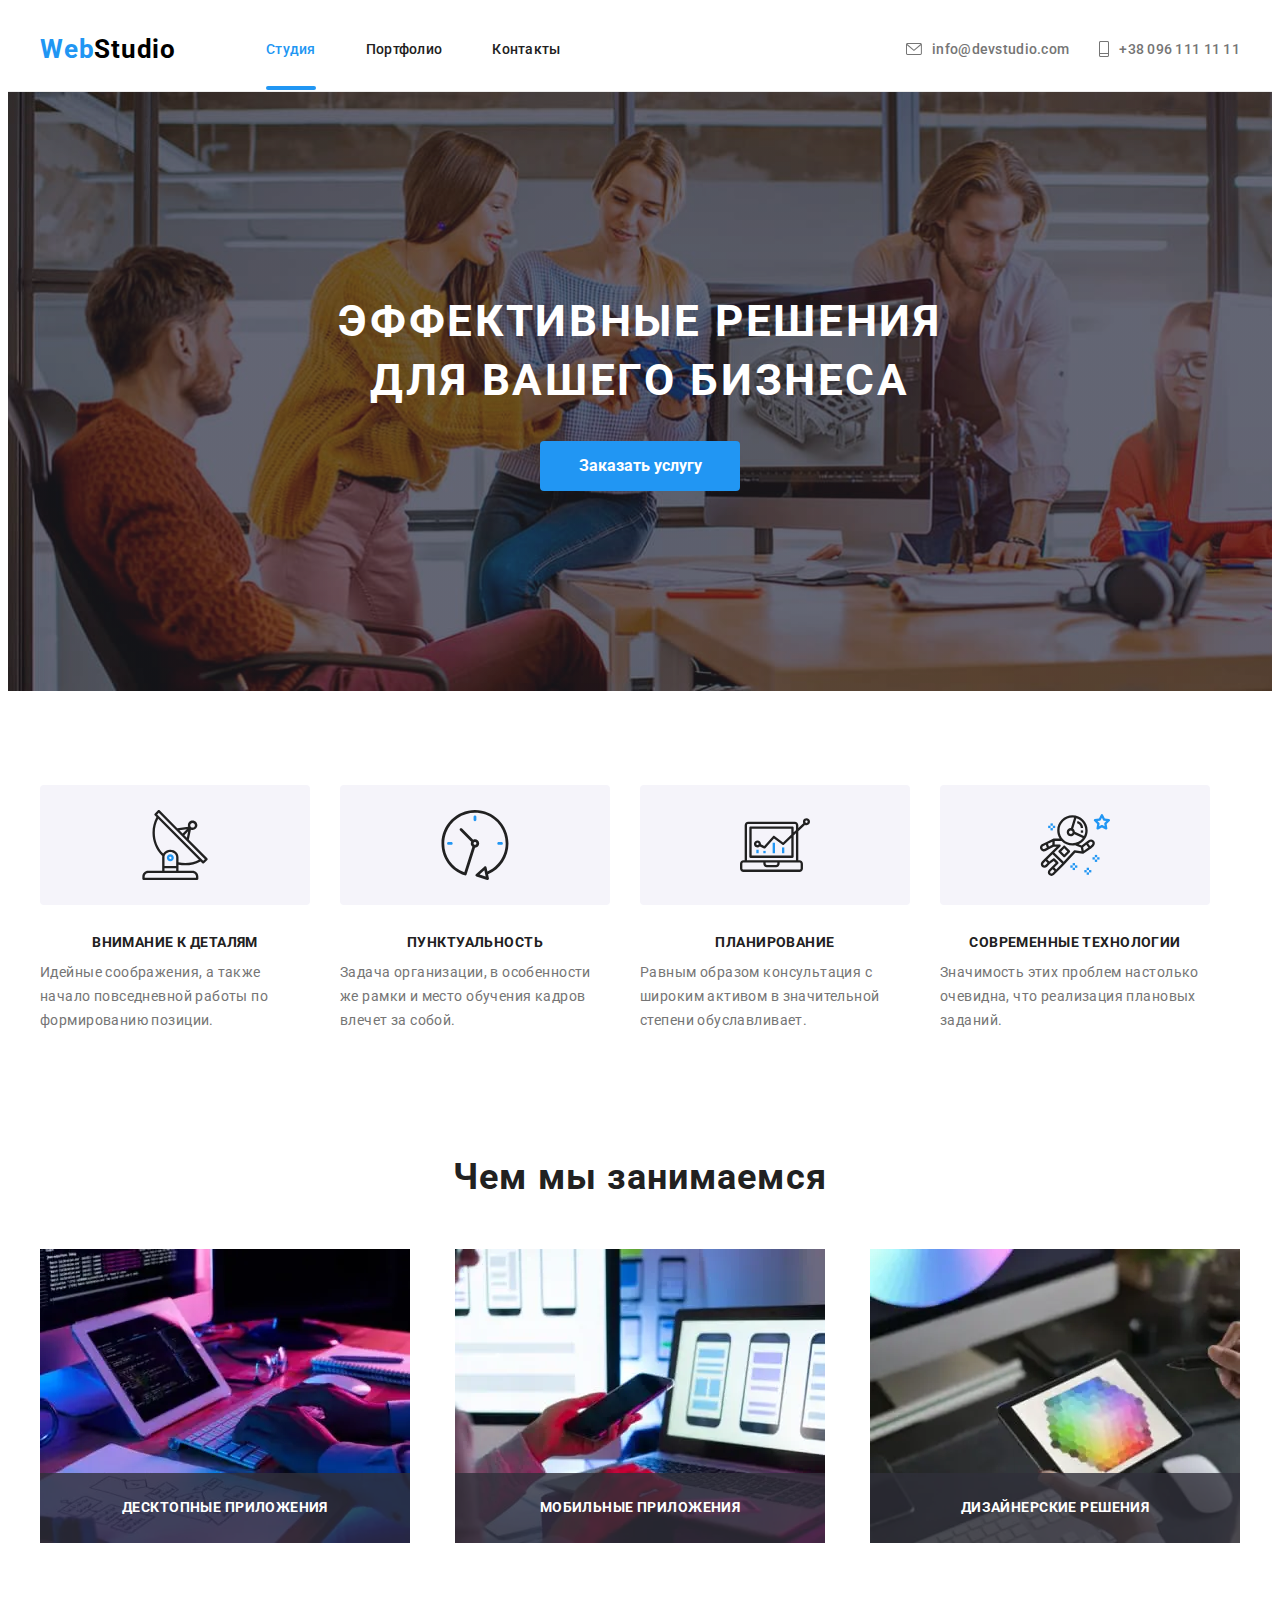
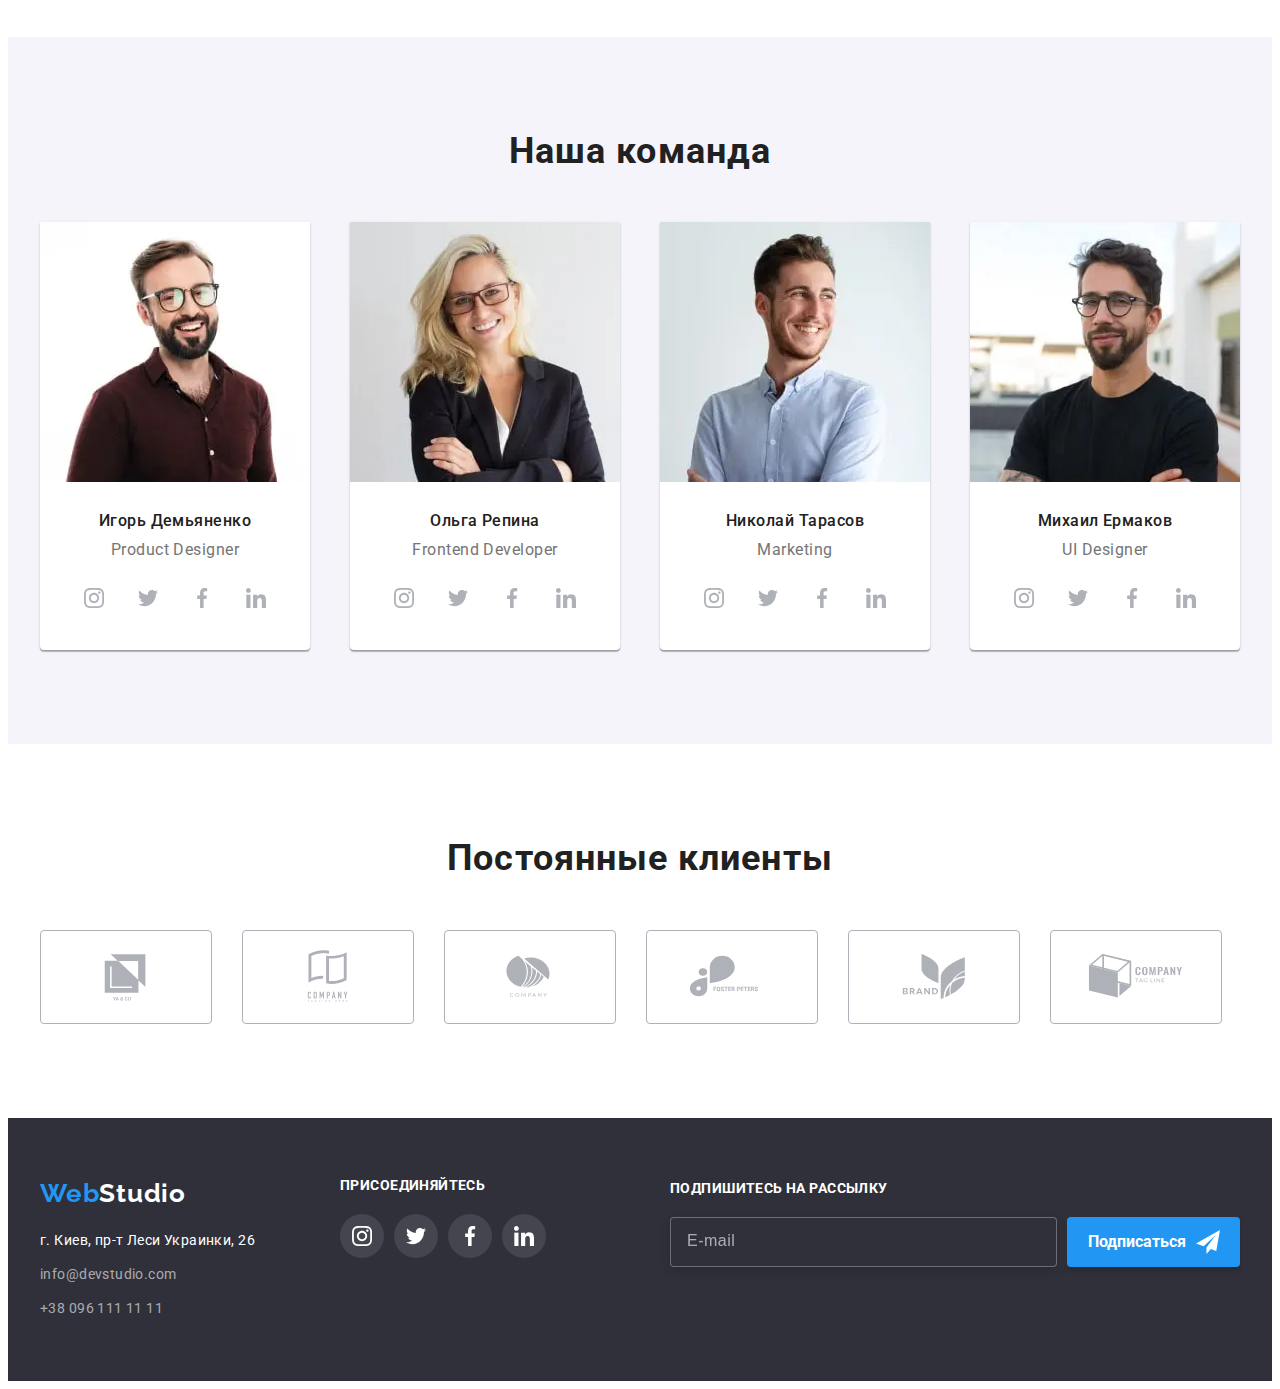
<file: index.html>
<!DOCTYPE html>
<html lang="ru">
<head>
    <meta charset="UTF-8">
    <meta http-equiv="X-UA-Compatible" content="IE=edge">
    <meta name="viewport" content="width=device-width, initial-scale=1.0">
    <title>Студия</title>
    <link rel="preconnect" href="https://fonts.googleapis.com">
    <link rel="preconnect" href="https://fonts.gstatic.com" crossorigin>
    <link href="https://fonts.googleapis.com/css2?family=Raleway:wght@700&family=Roboto:wght@400;500;700&display=swap"
        rel="stylesheet">
    <link rel="stylesheet" href="https://cdnjs.cloudflare.com/ajax/libs/modern-normalize/1.1.0/modern-normalize.min.css"
            integrity="sha512-wpPYUAdjBVSE4KJnH1VR1HeZfpl1ub8YT/NKx4PuQ5NmX2tKuGu6U/JRp5y+Y8XG2tV+wKQpNHVUX03MfMFn9Q=="
            crossorigin="anonymous" referrerpolicy="no-referrer" />
    <link rel="stylesheet" href="./css/main.min.css">
</head>
<body>
            <!-- HEADER -->
    <header class="header">
        <div class="container header-container">
            <nav class="navigation ">
                <a href="./index.html" class="logo link">Web<span class="logo__studio-header">Studio</span></a>
                <ul class="nav-list list ">
                    <li class="nav-list__item ">  
                        <a class="nav-list__link nav-list__link-active link" href="./index.html">Студия</a>
                    </li>
                    <li class="nav-list__item ">
                        <a class="nav-list__link  link" href="./portfolio.html">Портфолио</a>
                    </li>
                    <li class="nav-list__item">
                        <a class="nav-list__link link" href="">Контакты</a>
                    </li>
                </ul> 
            </nav> 
            <button class="button-mobile-menu" type="button" data-menu-open>
                <svg class="button-mobile-menu__icon" width="40" height="40">
                    <use href="./img/sprite.svg#icon-menu" ></use>
                </svg>
            </button>
            <ul class="contacts-list list"> 
                <li class="contacts-list__item">
                    <a class="contacts-list__mail link" href="mailto:info@devstudio.com">
                        <svg class="contacts-list__icon" width="16" height="12">
                            <use href="./img/sprite.svg#mail"></use>
                        </svg>info@devstudio.com</a>
                </li>
                <li class="contacts-list__item">
                    <a class="contacts-list__tel link" href="tel:+380961111111">
                        <svg class="contacts-list__icon" width="10" height="16">
                            <use href="./img/sprite.svg#icon-phone"></use>
                        </svg>+38 096 111 11 11</a>
                </li> 
            </ul>
        </div>
        <div class="mobile-menu" data-menu>
            <div class="container mobile-menu__container">
                <button class="mobile-menu__button-close" type="button" data-menu-close> 
                    <svg class="mobile-menu__icon-close" width="40" height="40">
                        <use href="./img/sprite.svg#icon-menu-close" ></use>
                    </svg>
                </button>
                <ul class="mobile-menu-nav-list list">
                    <li class="mobile-menu-nav-list__item">
                        <a class="mobile-menu-nav-list__link accent link" href="./index.html">Студия</a>
                    </li>
                    <li class="mobile-menu-nav-list__item">
                        <a class="mobile-menu-nav-list__link link" href="./portfolio.html">Портфолио</a>
                    </li>
                    <li class="mobile-menu-nav-list__item">
                        <a class="mobile-menu-nav-list__link link" href="">Контакты</a>
                    </li>
                </ul>
                <ul class="mobile-menu-contacts-list list">
                    <li class="mobile-menu-contacts-list__item">
                        <a class="mobile-menu-contacts-list__tel link" href="tel:+380961111111">+38 096 111 11 11</a>
                    </li>
                    <li class="mobile-menu-contacts-list__item">
                        <a class="mobile-menu-contacts-list__mail link" href="mailto:info@devstudio.com">info@devstudio.com</a>
                    </li>
                </ul>
                <ul class="mobile-menu-social-list list">
                    <li class="mobile-menu-social-list__item "> <a class="mobile-menu-social-list__link link" href="" >Instagram</a> </li>
                    <li class="mobile-menu-social-list__item "> <a class="mobile-menu-social-list__link link" href="" >Twitter</a> </li>
                    <li class="mobile-menu-social-list__item "> <a class="mobile-menu-social-list__link link" href="" >Facebook</a> </li>
                    <li class="mobile-menu-social-list__item "> <a class="mobile-menu-social-list__link link" href="" >LinkedIn</a> </li>
                </ul>
            </div>
        </div>
    </header>

    <main>
            <!-- HERO -->
        <section class="hero">
            <div class="container">
                <h1 class="hero-title">Эффективные решения для вашего бизнеса</h1>
                <button class="hero-btn-modal" type="button" data-modal-open>Заказать услугу</button>
            </div>
        </section>
            <!-- BENEFITS -->
        <section class="benefits section">
            <div class="container">
                <h2 class="visually-hidden">преимущества</h2>
                <ul class="benefits-list list">
                    <li class="benefits-list-item">
                        <div class="benefits-icons-container">
                            <svg class="benefits-icons" width="70" height="70">
                                <use href="./img/sprite.svg#antenna"></use>
                            </svg>
                        </div>
                        <h3 class="benefits-title">Внимание к деталям</h3>
                        <p class="benefits-description">Идейные соображения, а также начало повседневной работы по формированию позиции.</p>
                    </li>
                    <li class="benefits-list-item">
                        <div class="benefits-icons-container">
                            <svg class="benefits-icons" width="70" height="70">
                                <use href="./img/sprite.svg#clock"></use>
                            </svg>
                        </div>
                        <h3 class="benefits-title">Пунктуальность</h3>
                        <p class="benefits-description">Задача организации, в особенности же рамки и место обучения кадров влечет за собой.</p>
                    </li>
                    <li class="benefits-list-item">
                        <div class="benefits-icons-container">
                            <svg class="benefits-icons" width="70" height="70">
                                <use href="./img/sprite.svg#diagram"></use>
                            </svg>
                        </div>
                        <h3 class="benefits-title">Планирование</h3>
                        <p class="benefits-description">Равным образом консультация с широким активом в значительной степени обуславливает.</p>
                    </li>
                    <li class="benefits-list-item">
                        <div class="benefits-icons-container">
                            <svg class="benefits-icons" width="70" height="70">
                                <use href="./img/sprite.svg#astronaut"></use>
                            </svg>
                        </div>
                        <h3 class="benefits-title">Современные технологии</h3>
                        <p class="benefits-description">Значимость этих проблем настолько очевидна, что реализация плановых заданий.</p>
                    </li>
                </ul>
            </div>
        </section>
            <!-- WHAT ARE WE DOING -->
        <section class="works">
            <div class="container"> 
                <h2 class="works-title">Чем мы занимаемся</h2>
                <ul class="works-list list">
                    <li class="works-list-item">
                        <picture>
                            <source srcset="./img/works/img.webp 1x, ./img/works/img@2x.webp 2x" media="(min-width: 1200px)"
                                type="image/webp" />
                            <source srcset="./img/works/img.jpg 1x, ./img/works/img@2x.jpg 2x" media="(min-width: 1200px)"/>
                            <img class="works-img" src="./img/works/img.jpg" alt="Работа за компьютером" width="370">
                        </picture>
                        <p class="overlay-works">Десктопные приложения</p>
                    </li>
                    <li class="works-list-item">
                        <picture>
                            <source srcset="./img/works/img1.webp 1x, ./img/works/img1@2x.webp 2x" media="(min-width: 1200px)" type="image/webp" />
                            <source srcset="./img/works/img1.jpg 1x, ./img/works/img1@2x.jpg 2x" media="(min-width: 1200px)" />
                            <img class="works-img" src="./img/works/img1.jpg" alt="Человек работает за ноутбуком с телефоном в руке" width="370">
                        </picture>
                        <p class="overlay-works">Мобильные приложения</p>
                    </li>
                    <li class="works-list-item">
                        <picture>
                            <source srcset="./img/works/img2.webp 1x, ./img/works/img2@2x.webp 2x" media="(min-width: 1200px)" type="image/webp" />
                            <source srcset="./img/works/img2.jpg 1x, ./img/works/img2@2x.jpg 2x" media="(min-width: 1200px)" />
                            <img class="works-img" src="./img/works/img2.jpg" alt="Работа на планшете" width="370">
                        </picture>
                        <p class="overlay-works">Дизайнерские решения</p>
                    </li>
                </ul>
            </div>
        </section>
            <!-- OUR TEAM -->
        <section class="team section"> 
        <div class="container">
            <h3 class="team-title">Наша команда</h3>
            <ul class="team-list list">
                <li class="team-list-item">
                    <picture>
                        <source srcset="./img/team-desktop.webp 1x, ./img/team-desktop@2x.webp 2x" media="(min-width: 1200px)"
                            type="image/webp" />
                        <source srcset="./img/team-desktop.jpg 1x, ./img/team-desktop@2x.jpg 2x" media="(min-width: 1200px)" />
                        
                        <source srcset="./img/team-tablet.webp 1x, ./img/team-tablet@2x.webp 2x" media="(min-width: 768px)"
                            type="image/webp" />
                        <source srcset="./img/team-tablet.jpg 1x, ./img/team-tablet@2x.jpg 2x" media="(min-width: 768px)" />
                        
                        <source srcset="./img/team-mobile.webp 1x, ./img/team-mobile@2x.webp 2x" media="(max-width: 767px)"
                            type="image/webp" />
                        <source srcset="./img/team-mobile.jpg 1x, ./img/team-mobile@2x.jpg 2x" media="(max-width: 767px)" />
                        <img class="team-img" src="./img/team-mobile.jpg" alt="Фото Игорь" width="270">
                    </picture>
                    <div class="team-container">
                        <h4 class="team-name">Игорь Демьяненко</h4>
                        <p class="team-description">Product Designer</p>
                        <ul class="social-list-icon list">
                            <li class="social-list-item-icon">
                                <a class="social-list-link" href="">
                                    <svg class="social-icons" width="20" height="20">
                                        <use href="./img/sprite.svg#icon-instagram"></use>
                                    </svg>
                                </a>
                            </li>
                            <li class="social-list-item-icon">
                                <a class="social-list-link" href="">
                                    <svg class="social-icons" width="20" height="20">
                                        <use href="./img/sprite.svg#icon-twitter"></use>
                                    </svg>
                                </a>
                            </li>
                            <li class="social-list-item-icon">
                                <a class="social-list-link" href="">
                                    <svg class="social-icons" width="20" height="20">
                                        <use href="./img/sprite.svg#icon-facebook"></use>
                                    </svg>
                                </a>
                            </li>
                            <li class="social-list-item-icon">
                                <a class="social-list-link" href="">
                                    <svg class="social-icons" width="20" height="20">
                                        <use href="./img/sprite.svg#icon-linkedin"></use>
                                    </svg>
                                </a>
                            </li>
                        </ul>
                    </div>
                    
                </li>
                <li class="team-list-item">
                    <picture>
                        <source srcset="./img/team1-desktop.webp 1x, ./img/team1-desktop@2x.webp 2x" media="(min-width: 1200px)"
                            type="image/webp" />
                        <source srcset="./img/team1-desktop.jpg 1x, ./img/team1-desktop@2x.jpg 2x" media="(min-width: 1200px)" />
                    
                        <source srcset="./img/team1-tablet.webp 1x, ./img/team1-tablet@2x.webp 2x" media="(min-width: 768px)"
                            type="image/webp" />
                        <source srcset="./img/team1-tablet.jpg 1x, ./img/team1-tablet@2x.jpg 2x" media="(min-width: 768px)" />
                    
                        <source srcset="./img/team1-mobile.webp 1x, ./img/team1-mobile@2x.webp 2x" media="(max-width: 767px)"
                            type="image/webp" />
                        <source srcset="./img/team1-mobile.jpg 1x, ./img/team1-mobile@2x.jpg 2x" media="(max-width: 767px)" />
                        <img class="team-img" src="./img/team1-mobile.jpg" alt="Фото Ольга" width="270">
                    </picture>
                    <div class="team-container"> 
                        <h4 class="team-name">Ольга Репина</h4>
                        <p class="team-description">Frontend Developer</p>
                        <ul class="social-list-icon list">
                            <li class="social-list-item-icon">
                                <a class="social-list-link" href="">
                                    <svg class="social-icons" width="20" height="20">
                                        <use href="./img/sprite.svg#icon-instagram"></use>
                                    </svg>
                                </a>
                            </li>
                            <li class="social-list-item-icon">
                                <a class="social-list-link" href="">
                                    <svg class="social-icons" width="20" height="20">
                                        <use href="./img/sprite.svg#icon-twitter"></use>
                                    </svg>
                                </a>
                            </li>
                            <li class="social-list-item-icon">
                                <a class="social-list-link" href="">
                                    <svg class="social-icons" width="20" height="20">
                                        <use href="./img/sprite.svg#icon-facebook"></use>
                                    </svg>
                                </a>
                            </li>
                            <li class="social-list-item-icon">
                                <a class="social-list-link" href="">
                                    <svg class="social-icons" width="20" height="20">
                                        <use href="./img/sprite.svg#icon-linkedin"></use>
                                    </svg>
                                </a>
                            </li>
                        </ul>
                    </div>
                </li>
                <li class="team-list-item">
                    <picture>
                        <source srcset="./img/team2-desktop.webp 1x, ./img/team2-desktop@2x.webp 2x" media="(min-width: 1200px)"
                            type="image/webp" />
                        <source srcset="./img/team2-desktop.jpg 1x, ./img/team2-desktop@2x.jpg 2x" media="(min-width: 1200px)" />
                    
                        <source srcset="./img/team2-tablet.webp 1x, ./img/team2-tablet@2x.webp 2x" media="(min-width: 768px)"
                            type="image/webp" />
                        <source srcset="./img/team2-tablet.jpg 1x, ./img/team2-tablet@2x.jpg 2x" media="(min-width: 768px)" />
                    
                        <source srcset="./img/team2-mobile.webp 1x, ./img/team2-mobile@2x.webp 2x" media="(max-width: 767px)"
                            type="image/webp" />
                        <source srcset="./img/team2-mobile.jpg 1x, ./img/team2-mobile@2x.jpg 2x" media="(max-width: 767px)" />
                        <img class="team-img" src="./img/team2-mobile.jpg" alt="Фото Николай" width="270">
                    </picture>
                    <div class="team-container"> 
                        <h4 class="team-name">Николай Тарасов</h4>
                        <p class="team-description">Marketing</p>
                        <ul class="social-list-icon list">
                            <li class="social-list-item-icon">
                                <a class="social-list-link" href="">
                                    <svg class="social-icons" width="20" height="20">
                                        <use href="./img/sprite.svg#icon-instagram"></use>
                                    </svg>
                                </a>
                            </li>
                            <li class="social-list-item-icon">
                                <a class="social-list-link" href="">
                                    <svg class="social-icons" width="20" height="20">
                                        <use href="./img/sprite.svg#icon-twitter"></use>
                                    </svg>
                                </a>
                            </li>
                            <li class="social-list-item-icon">
                                <a class="social-list-link" href="">
                                    <svg class="social-icons" width="20" height="20">
                                        <use href="./img/sprite.svg#icon-facebook"></use>
                                    </svg>
                                </a>
                            </li>
                            <li class="social-list-item-icon">
                                <a class="social-list-link" href="">
                                    <svg class="social-icons" width="20" height="20">
                                        <use href="./img/sprite.svg#icon-linkedin"></use>
                                    </svg>
                                </a>
                            </li>
                        </ul>
                    </div>
                </li>
                <li class="team-list-item">
                    <picture>
                        <source srcset="./img/team3-desktop.webp 1x, ./img/team3-desktop@2x.webp 2x" media="(min-width: 1200px)"
                            type="image/webp" />
                        <source srcset="./img/team3-desktop.jpg 1x, ./img/team3-desktop@2x.jpg 2x" media="(min-width: 1200px)" />
                    
                        <source srcset="./img/team3-tablet.webp 1x, ./img/team3-tablet@2x.webp 2x" media="(min-width: 768px)"
                            type="image/webp" />
                        <source srcset="./img/team3-tablet.jpg 1x, ./img/team3-tablet@2x.jpg 2x" media="(min-width: 768px)" />
                    
                        <source srcset="./img/team3-mobile.webp 1x, ./img/team3-mobile@2x.webp 2x" media="(max-width: 767px)"
                            type="image/webp" />
                        <source srcset="./img/team3-mobile.jpg 1x, ./img/team3-mobile@2x.jpg 2x" media="(max-width: 767px)" />
                        <img class="team-img" src="./img/team3-mobile.jpg" alt="Фото Михаил" width="270">
                    </picture>
                    <div class="team-container"> 
                        <h4 class="team-name">Михаил Ермаков</h4>
                        <p class="team-description">UI Designer</p>
                        <ul class="social-list-icon list">
                            <li class="social-list-item-icon">
                                <a class="social-list-link" href="">
                                    <svg class="social-icons" width="20" height="20">
                                        <use href="./img/sprite.svg#icon-instagram"></use>
                                    </svg>
                                </a>
                            </li>
                            <li class="social-list-item-icon">
                                <a class="social-list-link" href="">
                                    <svg class="social-icons" width="20" height="20">
                                        <use href="./img/sprite.svg#icon-twitter"></use>
                                    </svg>
                                </a>
                            </li>
                            <li class="social-list-item-icon">
                                <a class="social-list-link" href="">
                                    <svg class="social-icons" width="20" height="20">
                                        <use href="./img/sprite.svg#icon-facebook"></use>
                                    </svg>
                                </a>
                            </li>
                            <li class="social-list-item-icon">
                                <a class="social-list-link" href="">
                                    <svg class="social-icons" width="20" height="20">
                                        <use href="./img/sprite.svg#icon-linkedin"></use>
                                    </svg>
                                </a>
                            </li>
                        </ul>
                    </div>
                </li>
            </ul>
        </div>
        </section> 
            <!-- CLIENTS -->
        <section class="clients section">
            <div class="container">
                <h2 class="clients-title">Постоянные клиенты</h2>
                <ul class="clients-list list">
                    <li class="clients-list-item">
                        <a href="" class="clients-link">
                            <svg class="icon-clients" height="60" width="106">
                                <use href="./img/sprite.svg#icon-Logo1">
                                </use>
                            </svg>
                        </a>
                    </li>
                    <li class="clients-list-item">
                        <a href="" class="clients-link">
                            <svg class="icon-clients" height="60" width="106">
                                <use href="./img/sprite.svg#icon-Logo2"></use>
                            </svg>
                        </a>
                    </li>
                    <li class="clients-list-item">
                        <a href="" class="clients-link">
                            <svg class="icon-clients" height="60" width="106">
                                <use href="./img/sprite.svg#icon-Logo3"></use>
                            </svg>
                        </a>
                    </li>
                    <li class="clients-list-item">
                        <a href="" class="clients-link">
                            <svg class="icon-clients" height="60" width="106">
                                <use href="./img/sprite.svg#icon-Logo4"></use>
                            </svg>
                        </a>
                    </li>
                    <li class="clients-list-item">
                        <a href="" class="clients-link">
                            <svg class="icon-clients" height="60" width="106">
                                <use href="./img/sprite.svg#icon-Logo5"></use>
                            </svg>
                        </a>
                    </li>
                    <li class="clients-list-item">
                        <a href="" class="clients-link">
                            <svg class="icon-clients" height="60" width="106">
                                <use href="./img/sprite.svg#icon-Logo6"></use>
                            </svg>
                        </a>
                    </li>
                </ul>
            </div>
        </section>
    </main>
        <!-- FOOTER -->
    <footer class="footer">
        <div class="footer-container">
            <div class="footer-wrapper">
                <div class="nav-container">
                    <a class="logo-footer link" href="./index.html">Web<span class="logo-footer__studio">Studio</span> </a>
                    <address class="footer-contacts">
                        <ul class="footer-contacts-list list">
                            <li class="footer-contacts-list__item">
                                <a class="footer-contact-list__maps link" href="https://goo.gl/maps/UhkAcSX7nQnVffuB8"
                                    target="_blank">г. Киев, пр-т Леси Украинки, 26 </a>
                            </li>
                            <li class="footer-contacts-list__item">
                                <a class="footer-contact-list__mail link"
                                    href="mailto:info@devstudio.com">info@devstudio.com</a>
                            </li>
                            <li class="footer-contacts-list__item">
                                <a class="footer-contact-list__tel link" href="tel:+380961111111">+38 096 111 11 11</a>
                            </li>
                        </ul>
                    </address>
                </div>
                <div class="join-container">
                    <p class="join-title">присоединяйтесь</p>
                    <ul class="social-list-icon-footer list">
                        <li class="social-list-item-icon-footer">
                            <a class="social-list-link-footer" href="">
                                <svg class="social-icons-footer" width="20" height="20">
                                    <use href="./img/sprite.svg#icon-instagram"></use>
                                </svg>
                            </a>
                        </li>
                        <li class="social-list-item-icon-footer">
                            <a class="social-list-link-footer" href="">
                                <svg class="social-icons-footer" width="20" height="20">
                                    <use href="./img/sprite.svg#icon-twitter"></use>
                                </svg>
                            </a>
                        </li>
                        <li class="social-list-item-icon-footer">
                            <a class="social-list-link-footer" href="">
                                <svg class="social-icons-footer" width="20" height="20">
                                    <use href="./img/sprite.svg#icon-facebook"></use>
                                </svg>
                            </a>
                        </li>
                        <li class="social-list-item-icon-footer">
                            <a class="social-list-link-footer" href="">
                                <svg class="social-icons-footer" width="20" height="20">
                                    <use href="./img/sprite.svg#icon-linkedin"></use>
                                </svg>
                            </a>
                        </li>
                    </ul>
                </div>
            </div>
            <form class="footer-contact-form">
                <strong class="join-title">Подпишитесь на рассылку</strong>
                <div class="footer-contact-form-wrapper">
                    <input name="footer-input-mail" class="footer-contact-form-input" type="email" placeholder="E-mail"
                        required>
                    <button class="footer-btn-join" type="button">Подписаться
                        <svg class="icon-btn-join" width="24" height="24">
                            <use href="./img/sprite.svg#icon-join"></use>
                        </svg>
                    </button>
                </div>
            </form>
        </div>
    </footer>

    <div class="backdrop is-hidden" data-modal>
        <div class="modal">
            <button type="button" class="modal-btn-close" data-modal-close>
               <svg class="icon-btn-close" width="18" height="18" >
                   <use href="./img/sprite.svg#icon-close"></use>
               </svg>
            </button>
            <form class="contact-form">
                <p class="contact-form-title">Оставьте свои данные, мы вам перезвоним</p>
                
                <div class="contact-form-wrapper">
                    <label class="contact-form-field" for="input-name">Имя</label>
                    <div class="contact-form-svg-wrapper">
                        <input class="contact-form-input" name="input-name" type="text" id="input-name">
                        <svg class="contact-form-svg" width="18" height="18">
                            <use href="./img/sprite.svg#icon-person-black"></use>
                        </svg>
                    </div>
                </div>
                <div class="contact-form-wrapper">
                    <label class="contact-form-field" for="input-phone">Телефон</label>
                    <div class="contact-form-svg-wrapper">
                        <input class="contact-form-input" name="input-phone" type="tel" id="input-phone">
                        <svg class="contact-form-svg" width="18" height="18">
                            <use href="./img/sprite.svg#icon-phone-black"></use>
                        </svg>
                    </div>
                </div>
                <div class="contact-form-wrapper">
                    <label class="contact-form-field" for="input-mail">Почта</label>
                    <div class="contact-form-svg-wrapper">
                        <input class="contact-form-input" name="input-mail" type="email" id="input-mail">
                        <svg class="contact-form-svg" width="18" height="18">
                            <use href="./img/sprite.svg#icon-email-black"></use>
                        </svg>
                    </div>
                </div>
                
                <div class="textarea-wrapper">
                    <label class="contact-form-field" for="input-comment">Коментарий</label>
                    <textarea class="contact-form-comment" name="input-comment" id="input-comment" placeholder="Введите текст"></textarea>
                </div>

                    <label class="contact-form-checkbox-label" for="input-checkbox">
                        <input class="contact-form-checkbox visually-hidden" name="input-checkbox" type="checkbox" id="input-checkbox" required>
                        <span class="checkbox-vector"></span>
                    Соглашаюсь с рассылкой и принимаю&nbsp;<a href="" class="contact-form-checkbox-link">Условия договора</a>
                    </label>
                
                <button type="submit" class="contact-form-btn-submit">
                    Отправить
                </button>
            </form>
        </div>
    </div>
    <script src="./js/modal.js"></script>
    <script src="./js/menu.js"></script>
</body>
</html>
</file>
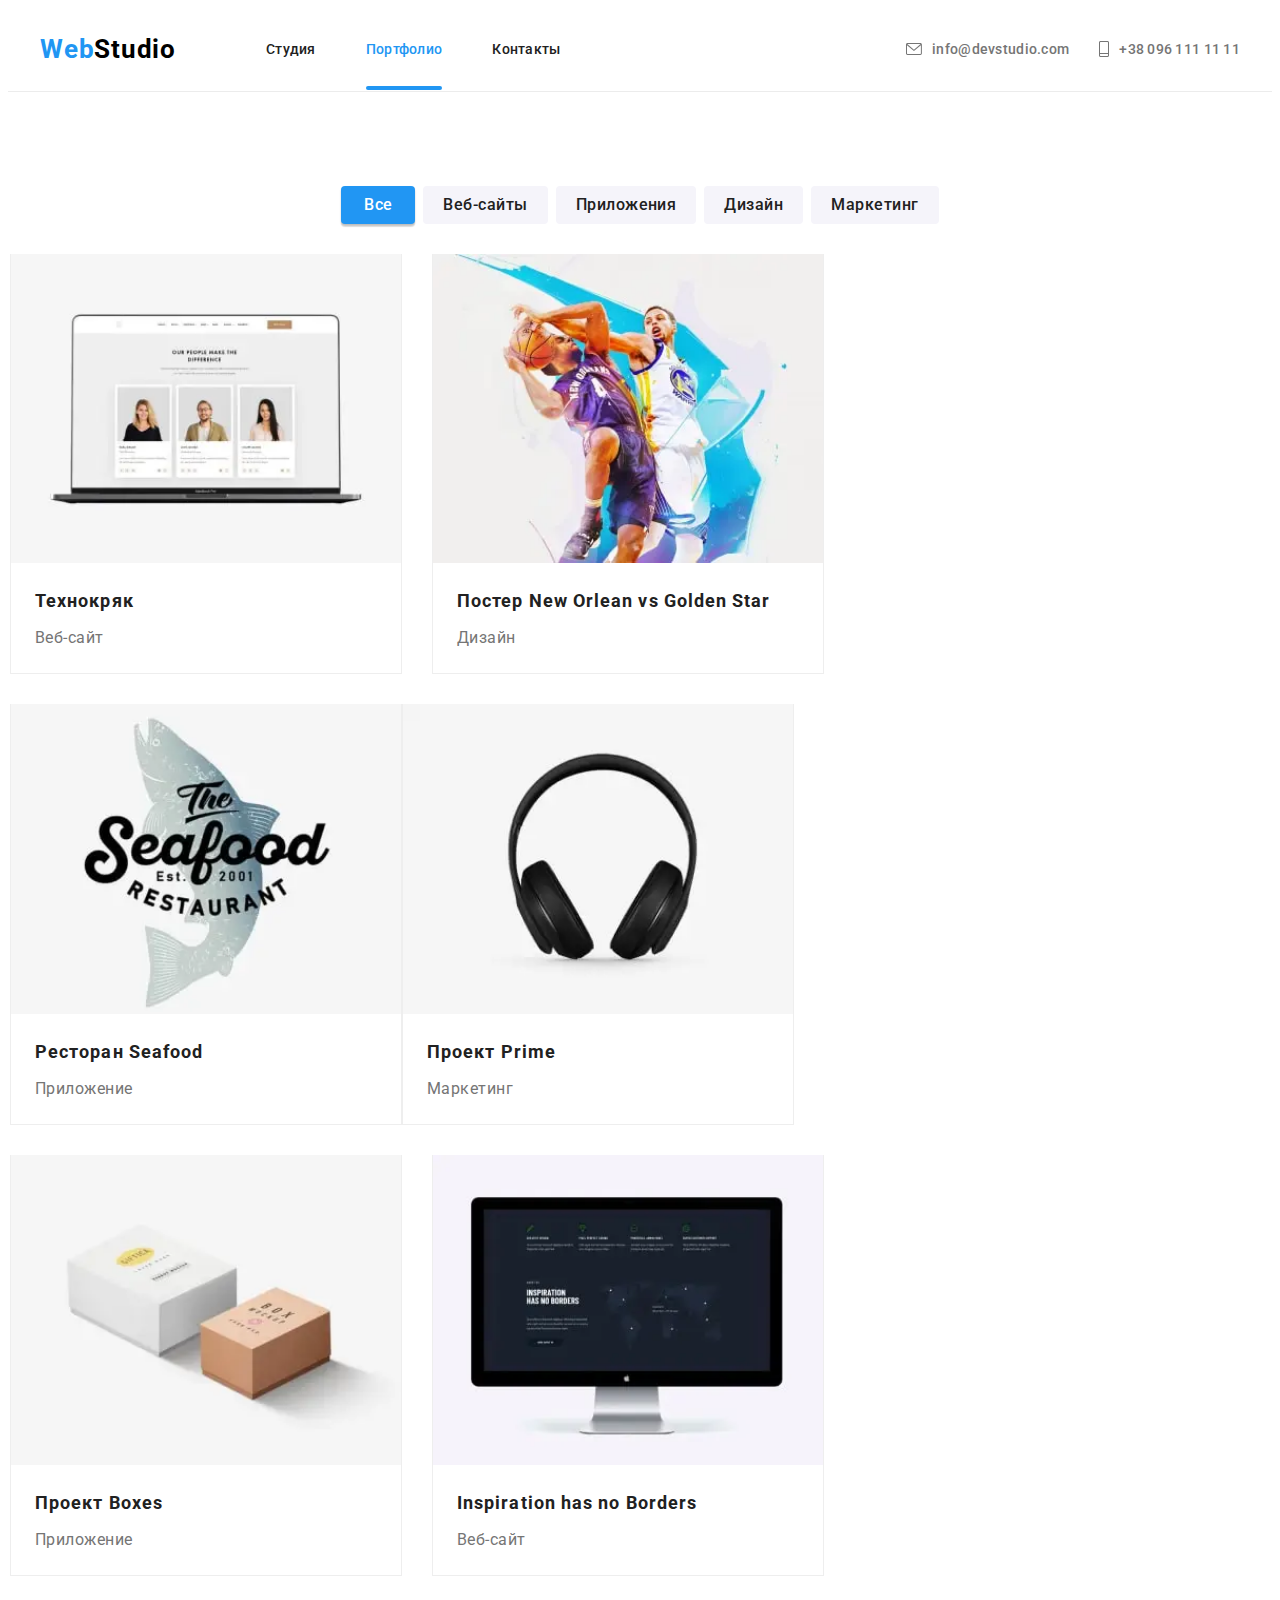
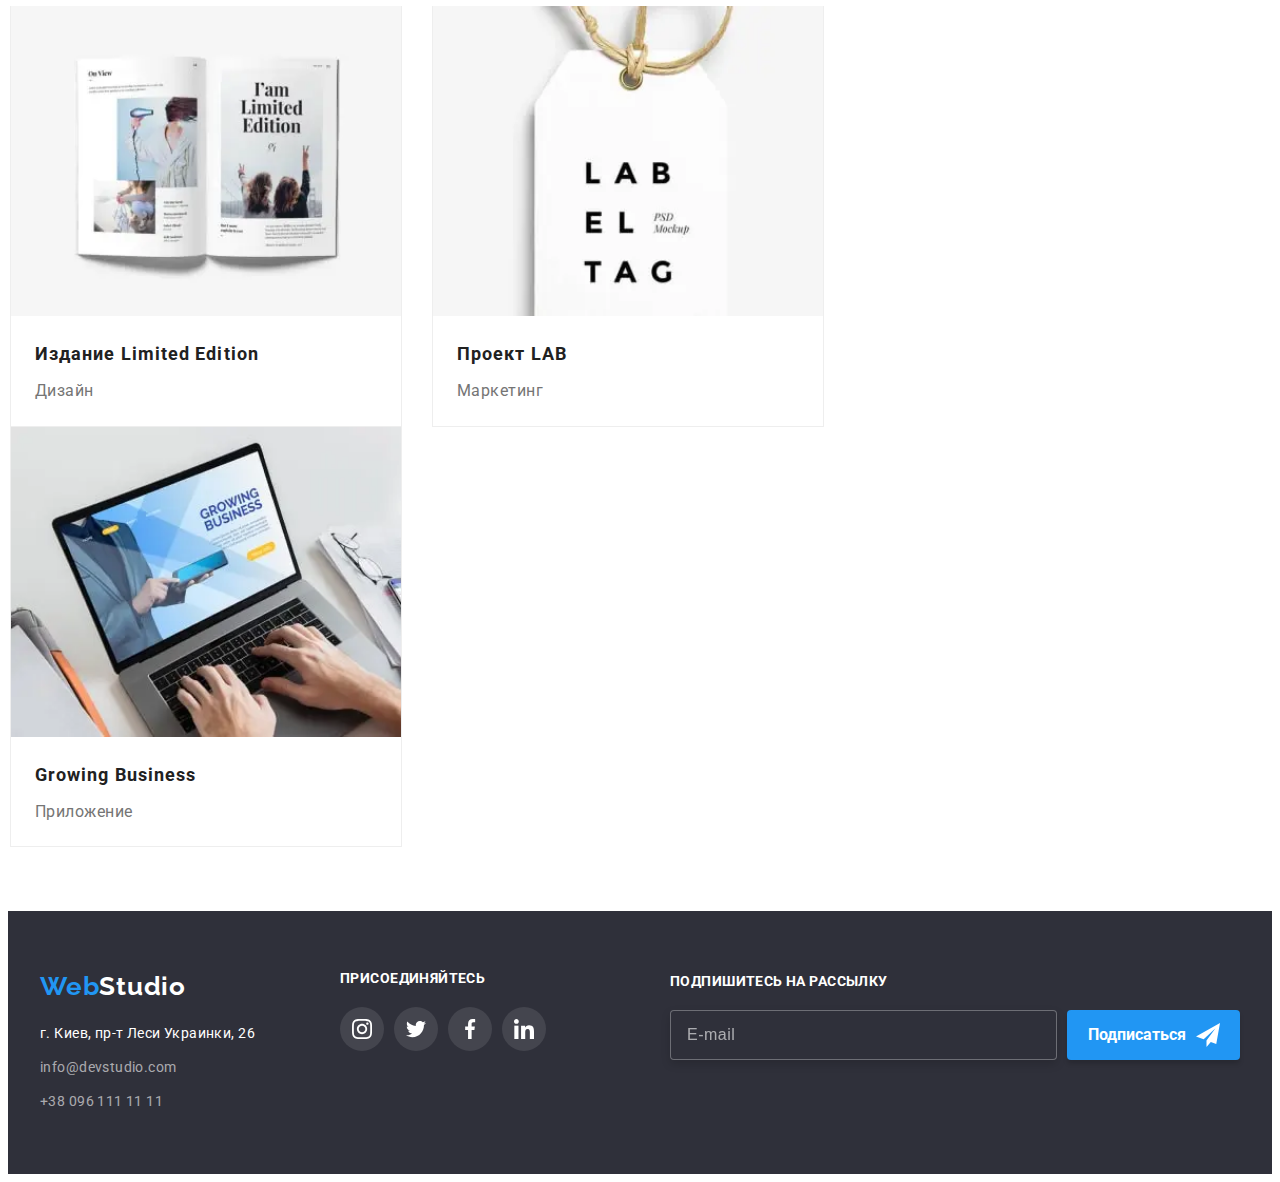
<file: portfolio.html>
<!DOCTYPE html>
<html lang="ru">

<head>
    <meta charset="UTF-8">
    <meta http-equiv="X-UA-Compatible" content="IE=edge">
    <meta name="viewport" content="width=device-width, initial-scale=1.0">
    <title>Портфолио</title>
    <link rel="preconnect" href="https://fonts.googleapis.com">
    <link rel="preconnect" href="https://fonts.gstatic.com" crossorigin>
    <link href="https://fonts.googleapis.com/css2?family=Raleway:wght@700&family=Roboto:wght@400;500;700&display=swap"
        rel="stylesheet">
    <link rel="stylesheet" href="https://cdnjs.cloudflare.com/ajax/libs/modern-normalize/1.1.0/modern-normalize.min.css"
        integrity="sha512-wpPYUAdjBVSE4KJnH1VR1HeZfpl1ub8YT/NKx4PuQ5NmX2tKuGu6U/JRp5y+Y8XG2tV+wKQpNHVUX03MfMFn9Q=="
        crossorigin="anonymous" referrerpolicy="no-referrer" />
    <link rel="stylesheet" href="./css/main.min.css">
</head>

<body>
    <!-- HEADER -->
    <header class="header">
        <div class="container header-container">
            <nav class="navigation ">
                <a href="./index.html" class="logo link">Web<span class="logo__studio-header">Studio</span></a>
                <ul class="nav-list list ">
                    <li class="nav-list__item ">
                        <a class="nav-list__link  link" href="./index.html">Студия</a>
                    </li>
                    <li class="nav-list__item ">
                        <a class="nav-list__link nav-list__link-active link" href="./portfolio.html">Портфолио</a>
                    </li>
                    <li class="nav-list__item">
                        <a class="nav-list__link link" href="">Контакты</a>
                    </li>
                </ul>
            </nav>
            <button class="button-mobile-menu" type="button" data-menu-open>
                <svg class="button-mobile-menu__icon" width="40" height="40">
                    <use href="./img/sprite.svg#icon-menu"></use>
                </svg>
            </button>
            <ul class="contacts-list list">
                <li class="contacts-list__item">
                    <a class="contacts-list__mail link" href="mailto:info@devstudio.com">
                        <svg class="contacts-list__icon" width="16" height="12">
                            <use href="./img/sprite.svg#mail"></use>
                        </svg>info@devstudio.com</a>
                </li>
                <li class="contacts-list__item">
                    <a class="contacts-list__tel link" href="tel:+380961111111">
                        <svg class="contacts-list__icon" width="10" height="16">
                            <use href="./img/sprite.svg#icon-phone"></use>
                        </svg>+38 096 111 11 11</a>
                </li>
            </ul>
        </div>
        <div class="mobile-menu" data-menu>
            <div class="container mobile-menu__container">
                <button class="mobile-menu__button-close" type="button" data-menu-close>
                    <svg class="mobile-menu__icon-close" width="40" height="40">
                        <use href="./img/sprite.svg#icon-menu-close"></use>
                    </svg>
                </button>
                <ul class="mobile-menu-nav-list list">
                    <li class="mobile-menu-nav-list__item">
                        <a class="mobile-menu-nav-list__link  link" href="./index.html">Студия</a>
                    </li>
                    <li class="mobile-menu-nav-list__item">
                        <a class="mobile-menu-nav-list__link accent link" href="./portfolio.html">Портфолио</a>
                    </li>
                    <li class="mobile-menu-nav-list__item">
                        <a class="mobile-menu-nav-list__link link" href="">Контакты</a>
                    </li>
                </ul>
                <ul class="mobile-menu-contacts-list list">
                    <li class="mobile-menu-contacts-list__item">
                        <a class="mobile-menu-contacts-list__tel link" href="tel:+380961111111">+38 096 111 11 11</a>
                    </li>
                    <li class="mobile-menu-contacts-list__item">
                        <a class="mobile-menu-contacts-list__mail link"
                            href="mailto:info@devstudio.com">info@devstudio.com</a>
                    </li>
                </ul>
                <ul class="mobile-menu-social-list list">
                    <li class="mobile-menu-social-list__item "> <a class="mobile-menu-social-list__link link"
                            href="">Instagram</a> </li>
                    <li class="mobile-menu-social-list__item "> <a class="mobile-menu-social-list__link link"
                            href="">Twitter</a> </li>
                    <li class="mobile-menu-social-list__item "> <a class="mobile-menu-social-list__link link"
                            href="">Facebook</a> </li>
                    <li class="mobile-menu-social-list__item "> <a class="mobile-menu-social-list__link link"
                            href="">LinkedIn</a> </li>
                </ul>
            </div>
        </div>
    </header>
    <main>
        <!-- PORTFOLIO -->
        <section class="portfolio section">
                <div class="container">
                    <ul class="portfolio-button-list list">
                        <li class="portfolio-button-list__item">
                            <button class="portfolio-button-list__btn active-button" type="button">Все</button>
                        </li>
                        <li class="portfolio-button-list__item">
                            <button class="portfolio-button-list__btn" type="button">Веб-сайты</button>
                        </li>
                        <li class="portfolio-button-list__item">
                            <button class="portfolio-button-list__btn" type="button">Приложения</button>
                        </li>
                        <li class="portfolio-button-list__item">
                            <button class="portfolio-button-list__btn" type="button">Дизайн</button>
                        </li>
                        <li class="portfolio-button-list__item">
                            <button class="portfolio-button-list__btn" type="button">Маркетинг</button>
                        </li>
                    </ul>
                    <ul class="portfolio-list list">
                        <li class="portfolio-list__item">
                            <a class=" portfolio-list__link link" href=""> 
                                <div class="portfolio-list__img-wrapper">
                                    <picture>
                                        <source srcset="././img/portfolio-desktop.webp 1x, ././img/portfolio-desktop@2x.webp 2x" media="(min-width: 1200px)"
                                            type="image/webp" />
                                        <source srcset="././img/portfolio-desktop.jpg 1x, ././img/portfolio-desktop@2x.jpg 2x" media="(min-width: 1200px)" />
                                    
                                        <source srcset="././img/portfolio-tablet.webp 1x, ././img/portfolio-tablet@2x.webp 2x" media="(min-width: 768px)"
                                            type="image/webp" />
                                        <source srcset="././img/portfolio-tablet.jpg 1x, ././img/portfolio-tablet@2x.jpg 2x" media="(min-width: 768px)" />
                                    
                                        <source srcset="././img/portfolio-mobile.webp 1x, ././img/portfolio-mobile@2x.webp 2x" media="(max-width: 767px)"
                                            type="image/webp" />
                                        <source srcset="././img/portfolio-mobile.jpg 1x, ././img/portfolio-mobile@2x.jpg 2x" media="(max-width: 767px)" />
                                        <img class="portfolio-list__img" src="././img/portfolio-mobile.jpg" alt="Портфолио-работ">
                                    </picture>
                                    <p class="portfolio-list__overlay">
                                        Ресурс предлагает комплексные предложения с разным уровнем функционала и сервисов. Все это позволит посетителю
                                        получить
                                        исчерпывающие сведения о компании или частном лице.
                                    </p>
                                </div>
                                <div class="portfolio-list__title-wrapper"> 
                                    <h2 class="portfolio-list__title">Технокряк</h2>
                                    <p class="portfolio-list__description">Веб-сайт</p>
                                </div>
                            </a>
                            
                        </li>
                        <li class="portfolio-list__item">
                            
                            <a  class=" portfolio-list__link link" href=""> 
                                <div class="portfolio-list__img-wrapper"> 
                                    <picture>
                                        <source srcset="././img/portfolio1-desktop.webp 1x, ././img/portfolio1-desktop@2x.webp 2x" media="(min-width: 1200px)"
                                            type="image/webp" />
                                        <source srcset="././img/portfolio1-desktop.jpg 1x, ././img/portfolio1-desktop@2x.jpg 2x" media="(min-width: 1200px)"/>

                                        <source srcset="././img/portfolio1-tablet.webp 1x, ././img/portfolio1-tablet@2x.webp 2x" media="(min-width: 768px)"
                                            type="image/webp" />
                                        <source srcset="././img/portfolio1-tablet.jpg 1x, ././img/portfolio1-tablet@2x.jpg 2x" media="(min-width: 768px)" />
                                    
                                        <source srcset="././img/portfolio1-mobile.webp 1x, ././img/portfolio1-mobile@2x.webp 2x" media="(max-width: 767px)"
                                            type="image/webp" />
                                        <source srcset="././img/portfolio1-mobile.jpg 1x, ././img/portfolio1-mobile@2x.jpg 2x" media="(max-width: 767px)" />
                                        <img class="portfolio-list__img" src="././img/portfolio1-mobile.jpg" alt="Портфолио-работ">
                                    </picture>
                                    <p class="portfolio-list__overlay">Ресурс предлагает комплексные предложения с разным уровнем функционала и сервисов. Все это позволит посетителю
                                    получить
                                    исчерпывающие сведения о компании или частном лице.
                                    </p>
                                </div>   
                                <div class="portfolio-list__title-wrapper"> 
                                    <h2 class="portfolio-list__title">Постер <span lang="en">New Orlean vs Golden Star</span></h2>
                                    <p class="portfolio-list__description">Дизайн</p>
                                </div>
                            
                            </a>
                        </li>
                        <li class="portfolio-list__item">
                            <a  class=" portfolio-list__link link" href="">
                                <div class="portfolio-list__img-wrapper">
                                    <picture>
                                        <source srcset="././img/portfolio2-desktop.webp 1x, ././img/portfolio2-desktop@2x.webp 2x"
                                            media="(min-width: 1200px)" type="image/webp" />
                                        <source srcset="././img/portfolio2-desktop.jpg 1x, ././img/portfolio2-desktop@2x.jpg 2x"
                                            media="(min-width: 1200px)" />
                                    
                                        <source srcset="././img/portfolio2-tablet.webp 1x, ././img/portfolio2-tablet@2x.webp 2x" media="(min-width: 768px)"
                                            type="image/webp" />
                                        <source srcset="././img/portfolio2-tablet.jpg 1x, ././img/portfolio2-tablet@2x.jpg 2x" media="(min-width: 768px)" />
                                    
                                        <source srcset="././img/portfolio2-mobile.webp 1x, ././img/portfolio2-mobile@2x.webp 2x" media="(max-width: 767px)"
                                            type="image/webp" />
                                        <source srcset="././img/portfolio2-mobile.jpg 1x, ././img/portfolio2-mobile@2x.jpg 2x" media="(max-width: 767px)" />
                                        <img class="portfolio-list__img" src="././img/portfolio2-mobile.jpg" alt="Портфолио-работ">
                                    </picture>
                                    <p class="portfolio-list__overlay">Ресурс предлагает комплексные предложения с разным уровнем функционала и сервисов. Все это позволит посетителю
                                        получить
                                        исчерпывающие сведения о компании или частном лице.
                                    </p>
                                </div>
                                <div class="portfolio-list__title-wrapper"> 
                                    <h2 class="portfolio-list__title">Ресторан <span lang="en">Seafood</span></h2>
                                    <p class="portfolio-list__description">Приложение</p>
                                </div>
                            
                            </a>
                        </li>
                        <li class="portfolio-list__item">
                             
                            <a  class=" portfolio-list__link link" href=""> 
                                <div class="portfolio-list__img-wrapper">
                                    <picture>
                                        <source srcset="././img/portfolio3-desktop.webp 1x, ././img/portfolio3-desktop@2x.webp 2x"
                                            media="(min-width: 1200px)" type="image/webp" />
                                        <source srcset="././img/portfolio3-desktop.jpg 1x, ././img/portfolio3-desktop@2x.jpg 2x"
                                            media="(min-width: 1200px)" />
                                    
                                        <source srcset="././img/portfolio3-tablet.webp 1x, ././img/portfolio3-tablet@2x.webp 2x" media="(min-width: 768px)"
                                            type="image/webp" />
                                        <source srcset="././img/portfolio3-tablet.jpg 1x, ././img/portfolio3-tablet@2x.jpg 2x" media="(min-width: 768px)" />
                                    
                                        <source srcset="././img/portfolio3-mobile.webp 1x, ././img/portfolio3-mobile@2x.webp 2x" media="(max-width: 767px)"
                                            type="image/webp" />
                                        <source srcset="././img/portfolio3-mobile.jpg 1x, ././img/portfolio3-mobile@2x.jpg 2x" media="(max-width: 767px)" />
                                        <img class="portfolio-list__img" src="././img/portfolio3-mobile.jpg" alt="Портфолио-работ">
                                    </picture>
                                    <p class="portfolio-list__overlay">Ресурс предлагает комплексные предложения с разным уровнем функционала и сервисов. Все это позволит посетителю
                                        получить
                                        исчерпывающие сведения о компании или частном лице.
                                    </p>
                                </div>
                                <div class="portfolio-list__title-wrapper">
                                <h2 class="portfolio-list__title">Проект <span lang="en">Prime</span></h2>
                                <p class="portfolio-list__description">Маркетинг</p>
                                </div>
                            
                            </a>
                        </li>
                        <li class="portfolio-list__item">
                             
                            <a  class=" portfolio-list__link link" href=""> 
                                <div class="portfolio-list__img-wrapper">
                                    <picture>
                                        <source srcset="././img/portfolio4-desktop.webp 1x, ././img/portfolio4-desktop@2x.webp 2x"
                                            media="(min-width: 1200px)" type="image/webp" />
                                        <source srcset="././img/portfolio4-desktop.jpg 1x, ././img/portfolio4-desktop@2x.jpg 2x"
                                            media="(min-width: 1200px)" />
                                    
                                        <source srcset="././img/portfolio4-tablet.webp 1x, ././img/portfolio4-tablet@2x.webp 2x" media="(min-width: 768px)"
                                            type="image/webp" />
                                        <source srcset="././img/portfolio4-tablet.jpg 1x, ././img/portfolio4-tablet@2x.jpg 2x" media="(min-width: 768px)" />
                                    
                                        <source srcset="././img/portfolio4-mobile.webp 1x, ././img/portfolio4-mobile@2x.webp 2x" media="(max-width: 767px)"
                                            type="image/webp" />
                                        <source srcset="././img/portfolio4-mobile.jpg 1x, ././img/portfolio4-mobile@2x.jpg 2x" media="(max-width: 767px)" />
                                        <img class="portfolio-list__img" src="././img/portfolio4-mobile.jpg" alt="Портфолио-работ">
                                    </picture>
                                    <p class="portfolio-list__overlay">Ресурс предлагает комплексные предложения с разным уровнем функционала и сервисов. Все это позволит посетителю
                                        получить
                                        исчерпывающие сведения о компании или частном лице.
                                    </p>
                                </div>
                                <div class="portfolio-list__title-wrapper">
                                <h2 class="portfolio-list__title">Проект <span lang="en">Boxes</span></h2>
                                <p class="portfolio-list__description">Приложение</p>
                                </div>
                            
                            </a>
                        </li>
                        <li class="portfolio-list__item">
                             
                            <a  class=" portfolio-list__link link" href="">
                                <div class="portfolio-list__img-wrapper">
                                    <picture>
                                        <source srcset="././img/portfolio5-desktop.webp 1x, ././img/portfolio5-desktop@2x.webp 2x"
                                            media="(min-width: 1200px)" type="image/webp" />
                                        <source srcset="././img/portfolio5-desktop.jpg 1x, ././img/portfolio5-desktop@2x.jpg 2x"
                                            media="(min-width: 1200px)" />
                                    
                                        <source srcset="././img/portfolio5-tablet.webp 1x, ././img/portfolio5-tablet@2x.webp 2x" media="(min-width: 768px)"
                                            type="image/webp" />
                                        <source srcset="././img/portfolio5-tablet.jpg 1x, ././img/portfolio5-tablet@2x.jpg 2x" media="(min-width: 768px)" />
                                    
                                        <source srcset="././img/portfolio5-mobile.webp 1x, ././img/portfolio5-mobile@2x.webp 2x" media="(max-width: 767px)"
                                            type="image/webp" />
                                        <source srcset="././img/portfolio5-mobile.jpg 1x, ././img/portfolio5-mobile@2x.jpg 2x" media="(max-width: 767px)" />
                                        <img class="portfolio-list__img" src="././img/portfolio5-mobile.jpg" alt="Портфолио-работ">
                                    </picture>
                                    <p class="portfolio-list__overlay">Ресурс предлагает комплексные предложения с разным уровнем функционала и сервисов. Все это позволит посетителю
                                        получить
                                        исчерпывающие сведения о компании или частном лице.
                                    </p>
                                </div>
                                <div class="portfolio-list__title-wrapper">
                                <h2 class="portfolio-list__title"><span lang="en">Inspiration has no Borders</span></h2>
                                <p class="portfolio-list__description">Веб-сайт</p>
                                </div>
                            
                            </a>
                        </li>
                        <li class="portfolio-list__item">
                             
                            <a  class=" portfolio-list__link link" href=""> 
                                <div class="portfolio-list__img-wrapper">
                                    <picture>
                                        <source srcset="././img/portfolio6-desktop.webp 1x, ././img/portfolio6-desktop@2x.webp 2x"
                                            media="(min-width: 1200px)" type="image/webp" />
                                        <source srcset="././img/portfolio6-desktop.jpg 1x, ././img/portfolio6-desktop@2x.jpg 2x"
                                            media="(min-width: 1200px)" />
                                    
                                        <source srcset="././img/portfolio6-tablet.webp 1x, ././img/portfolio6-tablet@2x.webp 2x" media="(min-width: 768px)"
                                            type="image/webp" />
                                        <source srcset="././img/portfolio6-tablet.jpg 1x, ././img/portfolio6-tablet@2x.jpg 2x" media="(min-width: 768px)" />
                                    
                                        <source srcset="././img/portfolio6-mobile.webp 1x, ././img/portfolio6-mobile@2x.webp 2x" media="(max-width: 767px)"
                                            type="image/webp" />
                                        <source srcset="././img/portfolio6-mobile.jpg 1x, ././img/portfolio6-mobile@2x.jpg 2x" media="(max-width: 767px)" />
                                        <img class="portfolio-list__img" src="././img/portfolio6-mobile.jpg" alt="Портфолио-работ">
                                    </picture>
                                    <p class="portfolio-list__overlay">Ресурс предлагает комплексные предложения с разным уровнем функционала и сервисов. Все это позволит посетителю
                                        получить
                                        исчерпывающие сведения о компании или частном лице.
                                    </p>
                                </div>
                                <div class="portfolio-list__title-wrapper">
                                <h2 class="portfolio-list__title">Издание <span lang="en">Limited Edition</span></h2>
                                <p class="portfolio-list__description">Дизайн</p>
                                </div>
                            
                            </a>
                        </li>
                        <li class="portfolio-list__item">
                            <a class=" portfolio-list__link link"  href=""> 
                                <div class="portfolio-list__img-wrapper">
                                    <picture>
                                        <source srcset="././img/portfolio7-desktop.webp 1x, ././img/portfolio7-desktop@2x.webp 2x"
                                            media="(min-width: 1200px)" type="image/webp" />
                                        <source srcset="././img/portfolio7-desktop.jpg 1x, ././img/portfolio7-desktop@2x.jpg 2x"
                                            media="(min-width: 1200px)" />
                                    
                                        <source srcset="././img/portfolio7-tablet.webp 1x, ././img/portfolio7-tablet@2x.webp 2x" media="(min-width: 768px)"
                                            type="image/webp" />
                                        <source srcset="././img/portfolio7-tablet.jpg 1x, ././img/portfolio7-tablet@2x.jpg 2x" media="(min-width: 768px)" />
                                    
                                        <source srcset="././img/portfolio7-mobile.webp 1x, ././img/portfolio7-mobile@2x.webp 2x" media="(max-width: 767px)"
                                            type="image/webp" />
                                        <source srcset="././img/portfolio7-mobile.jpg 1x, ././img/portfolio7-mobile@2x.jpg 2x" media="(max-width: 767px)" />
                                        <img class="portfolio-list__img" src="././img/portfolio7-mobile.jpg" alt="Портфолио-работ">
                                    </picture>
                                    <p class="portfolio-list__overlay">Ресурс предлагает комплексные предложения с разным уровнем функционала и сервисов. Все это позволит посетителю
                                        получить
                                        исчерпывающие сведения о компании или частном лице.
                                    </p>
                                </div>
                                <div class="portfolio-list__title-wrapper"> 
                                <h2 class="portfolio-list__title">Проект <span lang="en">LAB</span></h2>
                                <p class="portfolio-list__description">Маркетинг</p>
                                </div>
                            
                            </a>
                        </li>
                        <li class="portfolio-list__item">
                             
                            <a  class=" portfolio-list__link link" href=""> 
                                <div class="portfolio-list__img-wrapper">
                                    <picture>
                                        <source srcset="././img/portfolio8-desktop.webp 1x, ././img/portfolio8-desktop@2x.webp 2x"
                                            media="(min-width: 1200px)" type="image/webp" />
                                        <source srcset="././img/portfolio8-desktop.jpg 1x, ././img/portfolio8-desktop@2x.jpg 2x"
                                            media="(min-width: 1200px)" />
                                    
                                        <source srcset="././img/portfolio8-tablet.webp 1x, ././img/portfolio8-tablet@2x.webp 2x" media="(min-width: 768px)"
                                            type="image/webp" />
                                        <source srcset="././img/portfolio8-tablet.jpg 1x, ././img/portfolio8-tablet@2x.jpg 2x" media="(min-width: 768px)" />
                                    
                                        <source srcset="././img/portfolio8-mobile.webp 1x, ././img/portfolio8-mobile@2x.webp 2x" media="(max-width: 767px)"
                                            type="image/webp" />
                                        <source srcset="././img/portfolio8-mobile.jpg 1x, ././img/portfolio8-mobile@2x.jpg 2x" media="(max-width: 767px)" />
                                        <img class="portfolio-list__img" src="././img/portfolio8-mobile.jpg" alt="Портфолио-работ">
                                    </picture>
                                    <p class="portfolio-list__overlay">Ресурс предлагает комплексные предложения с разным уровнем функционала и сервисов. Все это позволит посетителю
                                        получить
                                        исчерпывающие сведения о компании или частном лице.
                                    </p>
                                </div>
                                <div class="portfolio-list__title-wrapper"> 
                                <h2 class="portfolio-list__title"><span lang="en">Growing Business</span></h2>
                                <p class="portfolio-list__description">Приложение</p>
                                </div>
                            
                            </a>
                        </li>
                    </ul>
                </div>
        </section>
    </main> 
    <!-- FOOTER -->
    <footer class="footer">
        <div class="footer-container">
            <div class="footer-wrapper">
                <div class="nav-container">
                    <a class="logo-footer link" href="./index.html">Web<span class="logo-footer__studio">Studio</span> </a>
                    <address class="footer-contacts">
                        <ul class="footer-contacts-list list">
                            <li class="footer-contacts-list__item">
                                <a class="footer-contact-list__maps link" href="https://goo.gl/maps/UhkAcSX7nQnVffuB8"
                                    target="_blank">г. Киев, пр-т Леси Украинки, 26 </a>
                            </li>
                            <li class="footer-contacts-list__item">
                                <a class="footer-contact-list__mail link"
                                    href="mailto:info@devstudio.com">info@devstudio.com</a>
                            </li>
                            <li class="footer-contacts-list__item">
                                <a class="footer-contact-list__tel link" href="tel:+380961111111">+38 096 111 11 11</a>
                            </li>
                        </ul>
                    </address>
                </div>
                <div class="join-container">
                    <p class="join-title">присоединяйтесь</p>
                    <ul class="social-list-icon-footer list">
                        <li class="social-list-item-icon-footer">
                            <a class="social-list-link-footer" href="">
                                <svg class="social-icons-footer" width="20" height="20">
                                    <use href="./img/sprite.svg#icon-instagram"></use>
                                </svg>
                            </a>
                        </li>
                        <li class="social-list-item-icon-footer">
                            <a class="social-list-link-footer" href="">
                                <svg class="social-icons-footer" width="20" height="20">
                                    <use href="./img/sprite.svg#icon-twitter"></use>
                                </svg>
                            </a>
                        </li>
                        <li class="social-list-item-icon-footer">
                            <a class="social-list-link-footer" href="">
                                <svg class="social-icons-footer" width="20" height="20">
                                    <use href="./img/sprite.svg#icon-facebook"></use>
                                </svg>
                            </a>
                        </li>
                        <li class="social-list-item-icon-footer">
                            <a class="social-list-link-footer" href="">
                                <svg class="social-icons-footer" width="20" height="20">
                                    <use href="./img/sprite.svg#icon-linkedin"></use>
                                </svg>
                            </a>
                        </li>
                    </ul>
                </div>
            </div>
            <form class="footer-contact-form">
                <strong class="join-title">Подпишитесь на рассылку</strong>
                <div class="footer-contact-form-wrapper">
                    <input name="footer-input-mail" class="footer-contact-form-input" type="email" placeholder="E-mail"
                        required>
                    <button class="footer-btn-join" type="button">Подписаться
                        <svg class="icon-btn-join" width="24" height="24">
                            <use href="./img/sprite.svg#icon-join"></use>
                        </svg>
                    </button>
                </div>
            </form>
        </div>
    </footer>
    <script src="./js/menu.js"></script>
</body>
</html>
</file>
<file: css/main.min.css>
body{font-family:var(--primary-font-family);color:var(--primary-text-color)}h1,h2,h3,h4,p{margin-top:0;margin-bottom:0}ul,ol{margin-top:0;margin-bottom:0;padding-left:0}img{display:block;width:100%;height:auto}.list{list-style:none}.link{text-decoration:none}@media screen and (max-width: 1199px){.section{padding-top:60px;padding-bottom:60px}}@media screen and (min-width: 1200px){.section{padding-top:94px;padding-bottom:94px}}.container{padding-left:15px;padding-right:15px}@media screen and (min-width: 480px){.container{width:480px;margin-left:auto;margin-right:auto}}@media screen and (min-width: 768px){.container{width:738px}}@media screen and (min-width: 1200px){.container{width:1200px}}:root{--primary-font-family: Roboto, sans-serif;--secondary-font-family: Raleway, sans-serif;--primary-text-color: #757575;--secondary-text-color: #212121;--primary-hero-text-color: #ffffff;--primary-icon-color: #afb1b8;--accent-color: #2196f3;--primary-background-color: #2f303a;--secondary-background-color: #f5f4fa;--team-list-background-color: #ffffff;--text-btn-modal-color: #ffffff;--primary-text-btn-color: #212121;--hover-btn-modal-color: #188ce8;--secondary-text-btn-color: #ffffff;--primary-text-footer-color: rgba(255, 255, 255, 0.6);--secondary-text-footer-color: #ffffff;--logo-header-color: #000000}.visually-hidden{position:absolute;width:1px;height:1px;margin:-1px;padding:0;overflow:hidden;border:0;clip:rect(0 0 0 0)}.backdrop{position:fixed;top:0;left:0;width:100vw;height:100vh;background-color:rgba(0,0,0,0.1);transition:opacity 250ms cubic-bezier(0.4, 0, 0.2, 1),visibility 250ms cubic-bezier(0.4, 0, 0.2, 1);overflow-y:scroll}.backdrop.is-hidden{opacity:0;visibility:hidden;pointer-events:none}.backdrop.is-hidden .modal{transform:translate(-50%, -50%) scale(1.2)}.modal{position:absolute;border-radius:4px;background-color:white;overflow:scroll;padding:40px;top:50%;left:50%;transform:translate(-50%, -50%) scale(1);transition:transform 250ms cubic-bezier(0.4, 0, 0.2, 1)}.modal-btn-close{position:absolute;display:flex;justify-content:center;align-items:center;top:8px;right:8px;width:30px;height:30px;border-radius:50%;border:1px solid rgba(0,0,0,0.1);background-color:#ffffff;padding:0;cursor:pointer}.modal-btn-close:hover .icon-btn-close,.modal-btn-close:focus .icon-btn-close{fill:var(--accent-color)}@media screen and (max-width: 480px){.modal{width:100vw}}@media screen and (max-width: 1199px){.modal{width:450px;height:609px}}@media screen and (min-width: 1200px){.modal{width:528px;height:581px}}.contact-form-title{font-family:var(--primary-font-family);font-size:20px;font-weight:700;line-height:1.15;text-align:center;letter-spacing:0.03em;margin-bottom:12px;color:var(--secondary-text-color)}.contact-form-field{display:block;font-family:var(--primary-font-family);font-weight:400;font-size:12px;line-height:1.16;letter-spacing:0.01em;color:var(--primary-text-color)}.contact-form-wrapper{margin-bottom:10px}.contact-form-input{width:100%;height:40px;border:1px solid rgba(33,33,33,0.2);box-sizing:border-box;border-radius:4px;outline:none;padding-left:42px;transition:border-color 250ms cubic-bezier(0.4, 0, 0.2, 1)}.contact-form-input:focus{border-color:#2196f3}.contact-form-comment{margin-top:4px;width:100%;height:120px;border:1px solid rgba(33,33,33,0.2);box-sizing:border-box;border-radius:4px;padding:12px 16px;resize:none;transition:border-color 250ms cubic-bezier(0.4, 0, 0.2, 1)}.contact-form-comment:focus{border-color:#2196f3;outline:#2196f3}.contact-form-comment::placeholder{font-family:var(--primary-font-family);font-weight:400;font-size:12px;line-height:1.16;letter-spacing:0.01em;color:rgba(117,117,117,0.5)}.contact-form-svg-wrapper{position:relative;margin-top:4px}.contact-form-svg{position:absolute;left:12px;top:50%;transform:translateY(-50%);transition:fill 250ms cubic-bezier(0.4, 0, 0.2, 1)}.contact-form-input:focus+.contact-form-svg{fill:var(--accent-color)}.contact-form-btn-submit{margin-left:auto;margin-right:auto;display:block;margin-top:30px;font-family:var(--primary-font-family);font-weight:700;font-size:16px;line-height:1.88;text-align:center;min-width:200px;padding:10px 55px;border:transparent;cursor:pointer;background-color:var(--accent-color);color:var(--text-btn-modal-color);box-shadow:0px 4px 4px rgba(0,0,0,0.15);border-radius:4px;transition:background-color 250ms cubic-bezier(0.4, 0, 0.2, 1),color 250ms cubic-bezier(0.4, 0, 0.2, 1)}.contact-form-btn-submit:focus,.contact-form-btn-submit:hover{background-color:var(--hover-btn-modal-color);color:var(--text-btn-modal-color)}.textarea-wrapper{margin-bottom:20px}.contact-form-checkbox-wrapper{display:flex;align-items:center;justify-content:center;margin-top:20px}.contact-form-checkbox-label{display:flex;align-items:center;justify-content:center;font-family:var(--primary-font-family);font-weight:400;letter-spacing:0.03em;color:var(--primary-text-color)}.contact-form-checkbox-link{font-family:var(--primary-font-family);font-weight:400;letter-spacing:0.03em;color:#2196f3}@media screen and (max-width: 1199px){.contact-form-checkbox-label{font-size:12px;line-height:1.17}.contact-form-checkbox-link{font-size:12px;line-height:1.17}}@media screen and (min-width: 1200px){.contact-form-checkbox-label{font-size:14px;line-height:1.71}.contact-form-checkbox-link{font-size:14px;line-height:1.71}}.checkbox-vector{display:block;width:16px;height:15px;background-color:transparent;border:2px solid var(--primary-text-btn-color);border-radius:3px;margin-right:9px;cursor:pointer}.contact-form-checkbox:focus+.checkbox-vector{border:2px solid var(--accent-color);border-radius:3px}.contact-form-checkbox:checked+.checkbox-vector{background-image:url(../img/icon-check.svg);background-color:var(--accent-color);background-position:center center;background-origin:border-box}.footer-contact-form-input{width:450px;height:50px;padding-left:16px;padding-top:auto;padding-bottom:auto;color:var(--primary-hero-text-color);border:1px solid rgba(255,255,255,0.3);box-sizing:border-box;filter:drop-shadow(0px 4px 4px rgba(0,0,0,0.15));border-radius:4px;background:#2f303a}.footer-contact-form-input::placeholder{font-family:var(--primary-text-color);font-weight:400;font-size:16px;line-height:1.25;letter-spacing:0.03em;color:rgba(255,255,255,0.6)}.footer-btn-join{display:flex;align-items:center;justify-content:center;width:200px;height:50px;font-family:var(--primary-font-family);font-weight:700;font-size:16px;line-height:1.87;text-align:center;color:var(--secondary-text-btn-color);background:#2196f3;box-shadow:0px 4px 4px rgba(0,0,0,0.15);border-radius:4px;border:transparent}.icon-btn-join{margin-left:10px}@media screen and (max-width: 1199px){.footer-contact-form-input{margin-bottom:20px}.footer-btn-join{margin-left:auto;margin-right:auto}}@media screen and (min-width: 1200px){.footer-contact-form{width:570px}.footer-contact-form-wrapper{display:flex;justify-content:space-between;align-items:center;margin-top:20px}.footer-btn-join{margin-left:10px}}.social-list-icon-footer{display:flex}.social-list-item-icon-footer:not(:first-child){margin-left:10px}.social-list-link-footer{display:flex;justify-content:center;align-items:center;color:#ffffff;border-radius:50%;height:44px;width:44px;background:rgba(255,255,255,0.1);transition:background-color 250ms cubic-bezier(0.4, 0, 0.2, 1)}.social-list-link-footer:hover,.social-list-link-footer:focus{background-color:var(--accent-color)}.social-icons-footer{fill:currentColor}.social-list-item-icon:not(:first-child){margin-left:10px}.social-list-icon{display:flex;justify-content:center;margin-top:16px}.social-list-link{display:flex;justify-content:center;align-items:center;color:var(--primary-icon-color);background-color:#ffffff;width:44px;height:44px;border-radius:50%;transition:background-color 250ms cubic-bezier(0.4, 0, 0.2, 1)}.social-list-link:hover,.social-list-link:focus{background-color:var(--accent-color)}.social-icons{fill:currentColor;transition:fill 250ms cubic-bezier(0.4, 0, 0.2, 1)}.social-list-link:hover .social-icons,.social-list-link:focus .social-icons{fill:var(--secondary-text-btn-color)}.logo{font-family:var(--primary-font-family);font-style:normal;font-weight:700;font-size:24px;line-height:1.16;letter-spacing:0.03em;color:var(--accent-color)}.logo__studio-header{color:var(--logo-header-color)}.header-container{display:flex;justify-content:space-between;align-items:center}.header{position:relative;border-bottom:1px solid #ececec;padding-top:10px;padding-bottom:10px}@media screen and (max-width: 767px){.nav-list{display:none}.contacts-list{display:none}.button-mobile-menu{background-color:transparent;border:none;padding:0;line-height:0}.button-mobile-menu:hover .button-mobile-menu__icon,.button-mobile-menu:focus .button-mobile-menu__icon{fill:var(--accent-color)}.mobile-menu__button-close:hover .mobile-menu__icon-close,.mobile-menu__button-close:focus .mobile-menu__icon-close{fill:var(--accent-color)}.mobile-menu{position:fixed;top:0;left:0;width:100vw;height:100vh;opacity:0;visibility:hidden;pointer-events:none;z-index:333;background-color:#fff;transition:opacity 250ms cubic-bezier(0.4, 0, 0.2, 1)}.mobile-menu.is-open{opacity:1;visibility:visible;pointer-events:all}.mobile-menu__button-close{position:absolute;top:10px;right:15px;background-color:transparent;border:none;padding:0;line-height:0}.mobile-menu__container{display:flex;flex-direction:column;justify-content:space-between;height:100%;position:relative;padding:48px 40px}.mobile-menu-nav-list__link{font-family:var(--primary-font-family);font-weight:500;font-size:40px;line-height:1.17;letter-spacing:0.02em;color:#212121}.accent{color:var(--accent-color)}.mobile-menu-nav-list__item:not(:last-child){margin-bottom:32px}.mobile-menu-contacts-list__tel{font-family:var(--primary-font-family);font-weight:500;font-size:34px;line-height:1.17;letter-spacing:0.02em;color:#2196F3}.mobile-menu-contacts-list__mail{font-family:var(--primary-font-family);font-weight:500;font-size:24px;line-height:1.16;letter-spacing:0.02em;color:#757575}.mobile-menu-contacts-list__item:not(:last-child){margin-bottom:32px}.mobile-menu-social-list__item:not(:last-child){padding-right:10px;border-right:1px solid rgba(33,33,33,0.2)}.mobile-menu-social-list__item:not(:first-child){padding-left:10px}.mobile-menu-social-list__item{font-family:var(--primary-font-family);font-weight:500;font-size:18px;line-height:1.22;letter-spacing:0.02em;color:#2196F3}.mobile-menu-social-list__link{color:currentColor}.mobile-menu-social-list{display:flex}}@media screen and (min-width: 768px){.mobile-menu{display:none}.nav-list{display:flex}.header{padding-top:0;padding-bottom:0}.navigation{display:flex;justify-content:center;align-items:center;padding-top:26px;padding-bottom:26px}.button-mobile-menu{display:none}.nav-list__link{position:relative;padding-top:32px;padding-bottom:32px;color:currentColor;transition:color 250ms cubic-bezier(0.4, 0, 0.2, 1)}.nav-list__link:hover,.nav-list__link:focus{color:var(--accent-color)}.logo{margin-right:88px}.nav-list__item:not(:last-child){margin-right:50px}.nav-list__item{font-family:var(--primary-font-family);font-weight:500;font-size:14px;line-height:1.14;letter-spacing:0.02em;color:#212121}.nav-list__link-active{color:var(--accent-color)}.nav-list__link-active::after{content:"";position:absolute;width:100%;height:4px;left:0;bottom:-1px;background:#2196f3;border-radius:2px}.contacts-list__item:not(:last-child){margin-bottom:10px}.contacts-list__mail{font-family:var(--primary-font-family);font-weight:500;font-size:12px;line-height:1.16;letter-spacing:0.02em;color:var(--primary-text-color);transition:color 250ms cubic-bezier(0.4, 0, 0.2, 1)}.contacts-list__mail:hover,.contacts-list__mail:focus{color:var(--accent-color)}.contacts-list__tel{font-family:var(--primary-font-family);font-weight:500;font-size:12px;line-height:1.16;letter-spacing:0.02em;color:var(--primary-text-color);transition:color 250ms cubic-bezier(0.4, 0, 0.2, 1)}.contacts-list__tel:hover,.contacts-list__tel:focus{color:var(--accent-color)}.contacts-list__icon{margin-right:8px;fill:currentColor}}@media screen and (min-width: 1200px){.logo{font-size:26px;line-height:1.19;margin-right:90px;padding-top:24px;padding-bottom:24px}.nav-list__link{font-size:14px;line-height:1.33;letter-spacing:0.02em}.navigation{padding-top:0;padding-bottom:0}.contacts-list{display:flex;align-items:center;margin-left:auto}.contacts-list__item:not(:last-child){margin-right:30px;margin-bottom:0}.contacts-list__item{display:flex}.contacts-list__mail{display:flex;justify-content:center;align-items:center;font-size:14px;line-height:1.33;padding-top:32px;padding-bottom:32px}.contacts-list__tel{display:flex;justify-content:center;align-items:center;font-size:14px;line-height:1.33;padding-top:32px;padding-bottom:32px}.contacts-list__icon{margin-right:10px}}.hero{background-color:#c4c4c4;background-size:cover;margin:0 auto}.hero-title{margin-left:auto;margin-right:auto;text-align:center;letter-spacing:0.06em;text-transform:uppercase;color:var(--primary-hero-text-color)}.hero-btn-modal{margin-left:auto;margin-right:auto;display:block;margin-top:30px;font-family:var(--primary-font-family);font-weight:700;font-size:16px;line-height:1.87;text-align:center;min-width:200px;padding:10px 30px;border:transparent;cursor:pointer;background-color:var(--accent-color);color:var(--text-btn-modal-color);border-radius:4px;transition:background-color 250ms cubic-bezier(0.4, 0, 0.2, 1),color 250ms cubic-bezier(0.4, 0, 0.2, 1)}.hero-btn-modal:focus,.hero-btn-modal:hover{background-color:var(--hover-btn-modal-color);color:var(--text-btn-modal-color)}@media screen and (max-width: 1199px){.hero{padding-top:118px;padding-bottom:118px}.hero-title{width:360px;font-weight:900;font-size:26px;line-height:1.62}}@media screen and (max-width: 767px){.hero{max-width:480px;height:400px;background-image:linear-gradient(rgba(47,48,58,0.4), rgba(47,48,58,0.4)),url(..//..//img/hero-mobile.jpg);background-size:480px 400px}}@media screen and (max-width: 767px) and (min-device-pixel-ratio: 2), screen and (max-width: 767px) and (min-resolution: 192dpi), screen and (max-width: 767px) and (min-resolution: 2dppx){.hero{background-image:linear-gradient(rgba(47,48,58,0.4), rgba(47,48,58,0.4)),url(..//..//img/hero-mobile@2x.jpg)}}@media screen and (min-width: 768px){.hero{background-image:linear-gradient(rgba(47,48,58,0.4), rgba(47,48,58,0.4)),url(..//..//img/hero-tablet.jpg)}}@media screen and (min-width: 768px) and (min-device-pixel-ratio: 2), screen and (min-width: 768px) and (min-resolution: 192dpi), screen and (min-width: 768px) and (min-resolution: 2dppx){.hero{background-image:linear-gradient(rgba(47,48,58,0.4), rgba(47,48,58,0.4)),url(..//..//img/hero-tablet@2x.jpg)}}@media screen and (min-width: 1200px){.hero{padding-top:200px;padding-bottom:200px;max-width:1600px;background-image:linear-gradient(rgba(47,48,58,0.4), rgba(47,48,58,0.4)),url(..//../img/hero-img.jpg)}}@media screen and (min-width: 1200px) and (min-device-pixel-ratio: 2), screen and (min-width: 1200px) and (min-resolution: 192dpi), screen and (min-width: 1200px) and (min-resolution: 2dppx){.hero{background-image:linear-gradient(rgba(47,48,58,0.4), rgba(47,48,58,0.4)),url(..//..//img/hero@2x.jpg)}}@media screen and (min-width: 1200px){.hero-title{width:690px;font-size:44px;line-height:1.36;letter-spacing:0.06em}}.benefits-icons-container{display:flex;justify-content:center;align-items:center;margin-bottom:30px;background:var(--secondary-background-color);border-radius:4px}.benefits-title{text-align:center;font-weight:700;font-size:14px;line-height:1.14;letter-spacing:0.03em;text-transform:uppercase;color:var(--secondary-text-color);margin-bottom:10px}.benefits-description{font-size:14px;line-height:1.71;letter-spacing:0.03em;margin-top:10px}.benefits-list-item:not(:last-child){margin-bottom:30px}@media screen and (min-width: 768px) and (max-width: 1199px){.benefits-list-item{width:calc((100% - 30px) / 2)}.benefits-list-item:nth-child(2n-1){margin-right:30px}.benefits-list-item:not(:nth-last-child(-n+2)){margin-bottom:30px}.benefits-list{margin:-15px}.benefits-icons-container{width:354px;height:120px}}@media screen and (max-width: 767px){.benefits-list-item{width:450px}.benefits-icons-container{width:450px;height:120px}}@media screen and (min-width: 768px){.benefits-list{display:flex;flex-wrap:wrap}}@media screen and (min-width: 1200px){.benefits-list-item{width:270px}.benefits-list-item:not(:last-child){margin-right:30px}.benefits-icons-container{height:120px;width:270px}}@media screen and (max-width: 1199px){.works{display:none}}.works{padding-bottom:94px}.works-title{font-weight:700;font-size:36px;line-height:1.16;text-align:center;letter-spacing:0.03em;margin-bottom:50px;color:var(--secondary-text-color)}.works-list{display:flex;justify-content:space-between}.works-list-item{position:relative}.overlay-works{position:absolute;bottom:0%;width:100%;height:70px;font-family:"Roboto";font-style:normal;font-weight:700;font-size:14px;line-height:1.14;text-align:center;letter-spacing:0.03em;text-transform:uppercase;display:flex;justify-content:center;align-items:center;color:#ffffff;background-color:rgba(47,48,58,0.8)}.team{background-color:var(--secondary-background-color)}.team-title{font-size:var(--primary-font-family);font-weight:700;text-align:center;letter-spacing:0.03em;color:var(--secondary-text-color)}.team-list-item{background-color:var(--team-list-background-color);box-shadow:0px 1px 3px rgba(0,0,0,0.12),0px 1px 1px rgba(0,0,0,0.14),0px 2px 1px rgba(0,0,0,0.2);border-radius:0px 0px 4px 4px}.team-name{font-weight:500;font-size:16px;line-height:1.18;text-align:center;letter-spacing:0.03em;color:var(--secondary-text-color)}.team-description{font-size:16px;line-height:1.18;text-align:center;letter-spacing:0.03em;margin-top:10px}.team-container{padding:30px 0}@media screen and (max-width: 1199px){.team-title{font-size:28px;line-height:1.17;margin-bottom:30px}}@media screen and (max-width: 767px){.team-list-item:not(:last-child){margin-bottom:30px}}@media screen and (min-width: 768px) and (max-width: 1199px){.team-list-item{width:calc((100% - 30px) / 2)}.team-list-item:nth-child(2n-1){margin-right:30px}.team-list-item:not(:nth-last-child(-n+2)){margin-bottom:30px}}@media screen and (min-width: 768px){.team-list{display:flex;flex-wrap:wrap}}@media screen and (min-width: 1200px){.team-title{font-size:36px;line-height:1.16;margin-bottom:50px}.team-list{flex-wrap:nowrap;justify-content:space-between}}.clients-title{font-weight:700;text-align:center;letter-spacing:0.03em;color:var(--secondary-text-color)}.clients-list{display:flex}.clients-link{display:flex;justify-content:center;align-items:center;width:210px;height:92px;color:var(--primary-icon-color);border:1px solid #afb1b8;border-radius:4px;transition:border 250ms cubic-bezier(0.4, 0, 0.2, 1)}.clients-link:hover,.clients-link:focus{border:1px solid #2196f3}.icon-clients{fill:#afb1b8;transition:fill 250ms cubic-bezier(0.4, 0, 0.2, 1)}.clients-link:hover .icon-clients,.clients-link:focus .icon-clients{fill:var(--accent-color)}@media screen and (max-width: 1199px){.clients-title{font-size:28px;line-height:1.17;margin-bottom:30px}.clients-list{flex-wrap:wrap}}@media screen and (max-width: 767px){.clients-list-item:nth-child(odd){margin-right:30px}.clients-list-item:not(:nth-last-child(-n+2)){margin-bottom:30px}}@media screen and (min-width: 768px) and (max-width: 1199px){.clients-list-item{margin-right:30px}.clients-list-item:nth-child(3n+3){margin-right:0px}.clients-list-item:nth-child(-n+3){margin-bottom:30px}}@media screen and (min-width: 1200px){.clients-title{font-size:36px;line-height:1.16;margin-bottom:50px}.clients-link{justify-content:center;align-items:center;width:170px;height:92px}.clients-list-item:not(:first-child){margin-left:30px}}.footer{background-color:var(--primary-background-color);padding-top:60px;padding-bottom:60px}.footer-container{padding-left:15px;padding-right:15px}.logo-footer{display:inline-block;font-family:var(--secondary-font-family);font-weight:700;letter-spacing:0.03em;color:var(--accent-color);margin-bottom:20px}.logo-footer__studio{color:var(--secondary-text-footer-color)}.footer-contacts{width:230px}.footer-contacts-list__item:not(:last-child){margin-bottom:10px}.footer-contact-list__maps{font-size:14px;line-height:1.71;letter-spacing:0.03em;font-style:normal;color:var(--secondary-text-footer-color);transition:color 250ms cubic-bezier(0.4, 0, 0.2, 1)}.footer-contact-list__maps:hover,.footer-contact-list__maps:focus{color:var(--accent-color)}.footer-contact-list__mail{font-style:normal;font-size:14px;line-height:1.71;letter-spacing:0.03em;color:var(--primary-text-footer-color);transition:color 250ms cubic-bezier(0.4, 0, 0.2, 1)}.footer-contact-list__mail:hover,.footer-contact-list__mail:focus{color:var(--accent-color)}.footer-contact-list__tel{font-style:normal;font-size:14px;line-height:1.71;letter-spacing:0.03em;color:var(--primary-text-footer-color);transition:color 250ms cubic-bezier(0.4, 0, 0.2, 1)}.footer-contact-list__tel:hover,.footer-contact-list__tel:focus{color:var(--accent-color)}.join-container{height:80px;width:206px}.join-title{font-family:var(--primary-font-family);font-style:normal;font-weight:700;font-size:14px;line-height:1.14;letter-spacing:0.03em;text-transform:uppercase;color:var(--primary-hero-text-color);margin-bottom:20px}@media screen and (max-width: 1199px){.logo-footer{font-size:24px;line-height:1.16}.footer-container{text-align:center}.join-title{display:block}}@media screen and (max-width: 767px){.nav-container{margin-bottom:60px}.footer-contacts{margin-left:auto;margin-right:auto}.footer-contacts-list__item:not(:last-child){margin-bottom:8px}.join-container{margin-left:auto;margin-right:auto;margin-bottom:60px}}@media screen and (min-width: 768px) and (max-width: 1199px){.footer{padding-right:75px;padding-left:75px}.footer-wrapper{justify-content:space-between;margin-bottom:60px}.footer-container{display:block}.nav-container{margin-right:165px}}@media screen and (min-width: 1200px){.footer-container{margin-left:auto;margin-right:auto;display:flex;align-items:flex-start;width:1200px;justify-content:space-between}.logo-footer{font-size:26px;line-height:1.19}.join-container{margin-left:70px}.footer{display:flex}}@media screen and (min-width: 768px){.footer-wrapper{display:flex}}.portfolio-button-list{display:flex}.portfolio-button-list__item:not(:last-child){margin-right:8px}.portfolio-button-list__btn{display:block;min-width:74px;padding:6px 20px;font-family:inherit;font-weight:500;font-size:16px;line-height:1.62;text-align:center;letter-spacing:0.03em;border:transparent;border-radius:4px;cursor:pointer;background-color:var(--secondary-background-color);color:var(--primary-text-btn-color);transition:color 250ms cubic-bezier(0.4, 0, 0.2, 1),background-color 250ms cubic-bezier(0.4, 0, 0.2, 1),box-shadow 250ms cubic-bezier(0.4, 0, 0.2, 1)}.portfolio-button-list__btn:hover,.portfolio-button-list__btn:focus{color:var(--secondary-text-btn-color);background-color:var(--accent-color);box-shadow:0px 3px 1px rgba(0,0,0,0.1),0px 1px 2px rgba(0,0,0,0.08),0px 2px 2px rgba(0,0,0,0.12)}.active-button{color:var(--secondary-text-btn-color);background-color:var(--accent-color);box-shadow:0px 3px 1px rgba(0,0,0,0.1),0px 1px 2px rgba(0,0,0,0.08),0px 2px 2px rgba(0,0,0,0.12)}.portfolio-list__item{border:1px solid #eee;border-top:none}.portfolio-list__title-wrapper{padding:20px 24px 20px 24px}.portfolio-list__link{display:block;color:inherit;transition:box-shadow 250ms cubic-bezier(0.4, 0, 0.2, 1)}.portfolio-list__link:hover,.portfolio-list__link:focus{box-shadow:0px 1px 1px rgba(0,0,0,0.12),0px 4px 4px rgba(0,0,0,0.06),1px 4px 6px rgba(0,0,0,0.16)}.portfolio-list__img-wrapper{position:relative;overflow:hidden}.portfolio-list__overlay{position:absolute;font-family:"Roboto";font-style:normal;font-weight:400;font-size:18px;line-height:1.56;letter-spacing:0.03em;padding:63px 24px;width:100%;height:100%;top:0;transform:translate(-102%);transition:transform 250ms cubic-bezier(0.4, 0, 0.2, 1);color:#ffffff;background-color:rgba(33,150,243,0.9)}.portfolio-list__link:hover .portfolio-list__overlay,.portfolio-list__link:focus .portfolio-list__overlay{transform:translate(0%)}.portfolio-list__title{font-weight:700;font-size:18px;line-height:2;letter-spacing:0.06em;color:var(--secondary-text-color)}.portfolio-list__description{font-size:16px;line-height:1.87;letter-spacing:0.03em;margin-top:4px}@media screen and (max-width: 767px){.portfolio-button-list{flex-wrap:wrap}.portfolio-button-list__item:not(:nth-last-child(-n+2)){margin-bottom:15px}.portfolio-button-list{margin-bottom:40px}.portfolio-list__overlay{padding-top:77px;padding-bottom:77px}.portfolio-list__item:not(:last-child){margin-bottom:30px}}@media screen and (min-width: 768px) and (max-width: 1199px){.portfolio-list__link{flex-direction:column}.portfolio-list__title-wrapper{flex-grow:1}.portfolio-list__item{width:calc((100% - 1 * 30px) / 2);display:flex}.portfolio-list__item:not(:nth-child(2n)){margin-right:30px}.portfolio-list__item:not(:nth-last-child(-n+1)){margin-bottom:30px}}@media screen and (min-width: 768px){.portfolio-button-list{display:flex;justify-content:center;margin-bottom:30px}.portfolio-list{display:flex;flex-wrap:wrap}}@media screen and (min-width: 1200px){.portfolio-list{margin-left:-30px;margin-bottom:-30px}.portfolio-list__item{width:calc((100% - 2 * 30px) / 3)}.portfolio-list__item:not(:nth-child(3n)){margin-right:30px}.portfolio-list__item:not(:nth-last-child(-n+3)){margin-bottom:30px}}
/*# sourceMappingURL=main.min.css.map */
</file>
